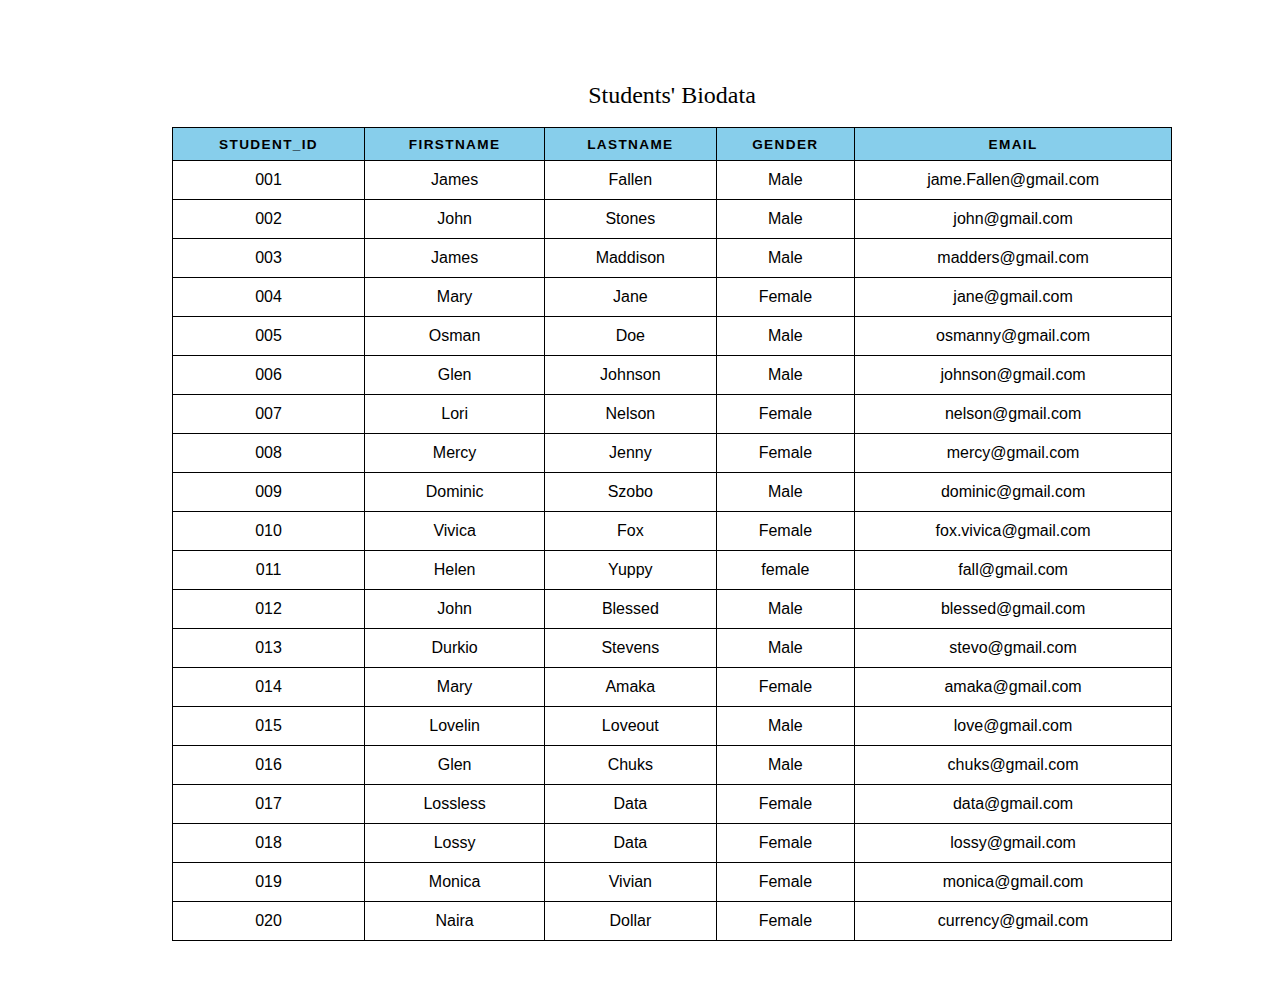
<file: index.html>
<!DOCTYPE html>
<html lang="en">
  <head>
    <meta charset="UTF-8" />
    <meta http-equiv="X-UA-Compatble" content="ie=edge" />
    <meta name="viewport" content="width=device-width, initial-scale=1.0" />
    <title>Student Records</title>
    <link href="styles/styles.css" rel="stylesheet" />
  </head>
  <body>
    <main class="container">
      <table class="table-container">
        <caption>Students' Biodata</caption>
        <thead>
          <tr>
            <th scope="col">Student_ID</th>
            <th scope="col">Firstname</th>
            <th scope="col">Lastname</th>
            <th scope="col">Gender</th>
            <th scope="col">Email</th>
          </tr>
        </thead>
        <tbody>
          <tr>
            <td>001</td>
            <td>James</td>
            <td>Fallen</td>
            <td>Male</td>
            <td>jame.Fallen@gmail.com</td>
          </tr>
          <tr>
            <td>002</td>
            <td>John</td>
            <td>Stones</td>
            <td>Male</td>
            <td>john@gmail.com</td>
          </tr>
          <tr>
            <td>003</td>
            <td>James</td>
            <td>Maddison</td>
            <td>Male</td>
            <td>madders@gmail.com</td>
          </tr>
          <tr>
            <td>004</td>
            <td>Mary</td>
            <td>Jane</td>
            <td>Female</td>
            <td>jane@gmail.com</td>
          </tr>
          <tr>
            <td>005</td>
            <td>Osman</td>
            <td>Doe</td>
            <td>Male</td>
            <td>osmanny@gmail.com</td>
          </tr>
          <tr>
            <td>006</td>
            <td>Glen</td>
            <td>Johnson</td>
            <td>Male</td>
            <td>johnson@gmail.com</td>
          </tr>
          <tr>
            <td>007</td>
            <td>Lori</td>
            <td>Nelson</td>
            <td>Female</td>
            <td>nelson@gmail.com</td>
          </tr>
          <tr>
            <td>008</td>
            <td>Mercy</td>
            <td>Jenny</td>
            <td>Female</td>
            <td>mercy@gmail.com</td>
          </tr>
          <tr>
            <td>009</td>
            <td>Dominic</td>
            <td>Szobo</td>
            <td>Male</td>
            <td>dominic@gmail.com</td>
          </tr>
          <tr>
            <td>010</td>
            <td>Vivica</td>
            <td>Fox</td>
            <td>Female</td>
            <td>fox.vivica@gmail.com</td>
          </tr>
          <tr>
            <td>011</td>
            <td>Helen</td>
            <td>Yuppy</td>
            <td>female</td>
            <td>fall@gmail.com</td>
          </tr>
          <tr>
            <td>012</td>
            <td>John</td>
            <td>Blessed</td>
            <td>Male</td>
            <td>blessed@gmail.com</td>
          </tr>
          <tr>
            <td>013</td>
            <td>Durkio</td>
            <td>Stevens</td>
            <td>Male</td>
            <td>stevo@gmail.com</td>
          </tr>
          <tr>
            <td>014</td>
            <td>Mary</td>
            <td>Amaka</td>
            <td>Female</td>
            <td>amaka@gmail.com</td>
          </tr>
          <tr>
            <td>015</td>
            <td>Lovelin</td>
            <td>Loveout</td>
            <td>Male</td>
            <td>love@gmail.com</td>
          </tr>
          <tr>
            <td>016</td>
            <td>Glen</td>
            <td>Chuks</td>
            <td>Male</td>
            <td>chuks@gmail.com</td>
          </tr>
          <tr>
            <td>017</td>
            <td>Lossless</td>
            <td>Data</td>
            <td>Female</td>
            <td>data@gmail.com</td>
          </tr>
          <tr>
            <td>018</td>
            <td>Lossy</td>
            <td>Data</td>
            <td>Female</td>
            <td>lossy@gmail.com</td>
          </tr>
          <tr>
            <td>019</td>
            <td>Monica</td>
            <td>Vivian</td>
            <td>Female</td>
            <td>monica@gmail.com</td>
          </tr>
          <tr>
            <td>020</td>
            <td>Naira</td>
            <td>Dollar</td>
            <td>Female</td>
            <td>currency@gmail.com</td>
          </tr>
        </tbody>
      </table>
    </main>
  </body>
</html>
</file>
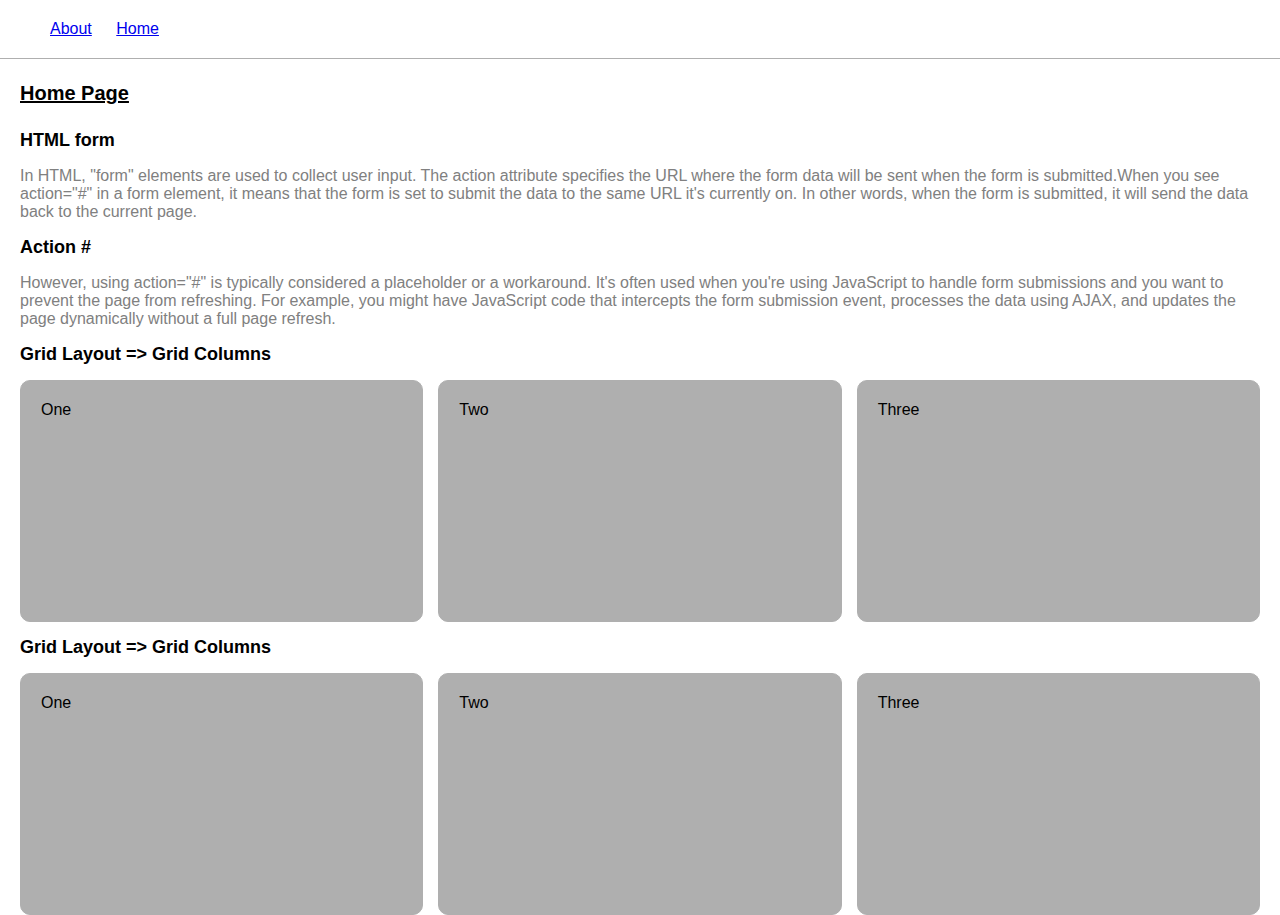
<file: web-projects/dev-career/index.html>
<!DOCTYPE html>
<html lang="en">
  <head>
    <meta charset="UTF-8" />
    <meta http-equiv="X-UA-Compatible" content="IE=edge" />
    <meta name="viewport" content="width=device-width, initial-scale=1.0" />
    <title>Home Page</title>
    <link href="assets/styles/index.css" rel="stylesheet" />
  </head>
  <body>
    <header>
      <nav class="nav">
        <!-- Internal navigation -->
        <a href="about/">About</a>
        <a href="./">Home</a>
      </nav>
    </header>
    <main class="main">
      <h1>Home Page</h1>
      <article>
        <section class="sub-section">
          <h2>HTML form</h2>
          <p class="animate">
            In HTML, "form" elements are used to collect user input. The action
            attribute specifies the URL where the form data will be sent when
            the form is submitted.When you see action="#" in a form element, it
            means that the form is set to submit the data to the same URL it's
            currently on. In other words, when the form is submitted, it will
            send the data back to the current page.
          </p>
        </section>
        <section class="sub-section">
          <h2>Action #</h2>
          <p>
            However, using action="#" is typically considered a placeholder or a
            workaround. It's often used when you're using JavaScript to handle
            form submissions and you want to prevent the page from refreshing.
            For example, you might have JavaScript code that intercepts the form
            submission event, processes the data using AJAX, and updates the
            page dynamically without a full page refresh.
          </p>
        </section>
      </article>
      <h2>Grid Layout => Grid Columns</h2>
      <section class="grid-container">
        <div class="grid-cell">One</div>
        <div class="grid-cell">Two</div>
        <div class="grid-cell">Three</div>
      </section>
      <h2>Grid Layout => Grid Columns</h2>
      <section class="flex-container">
        <div class="flex-cell">One</div>
        <div class="flex-cell">Two</div>
        <div class="flex-cell">Three</div>
      </section>
    </main>
  </body>
</html>
</file>
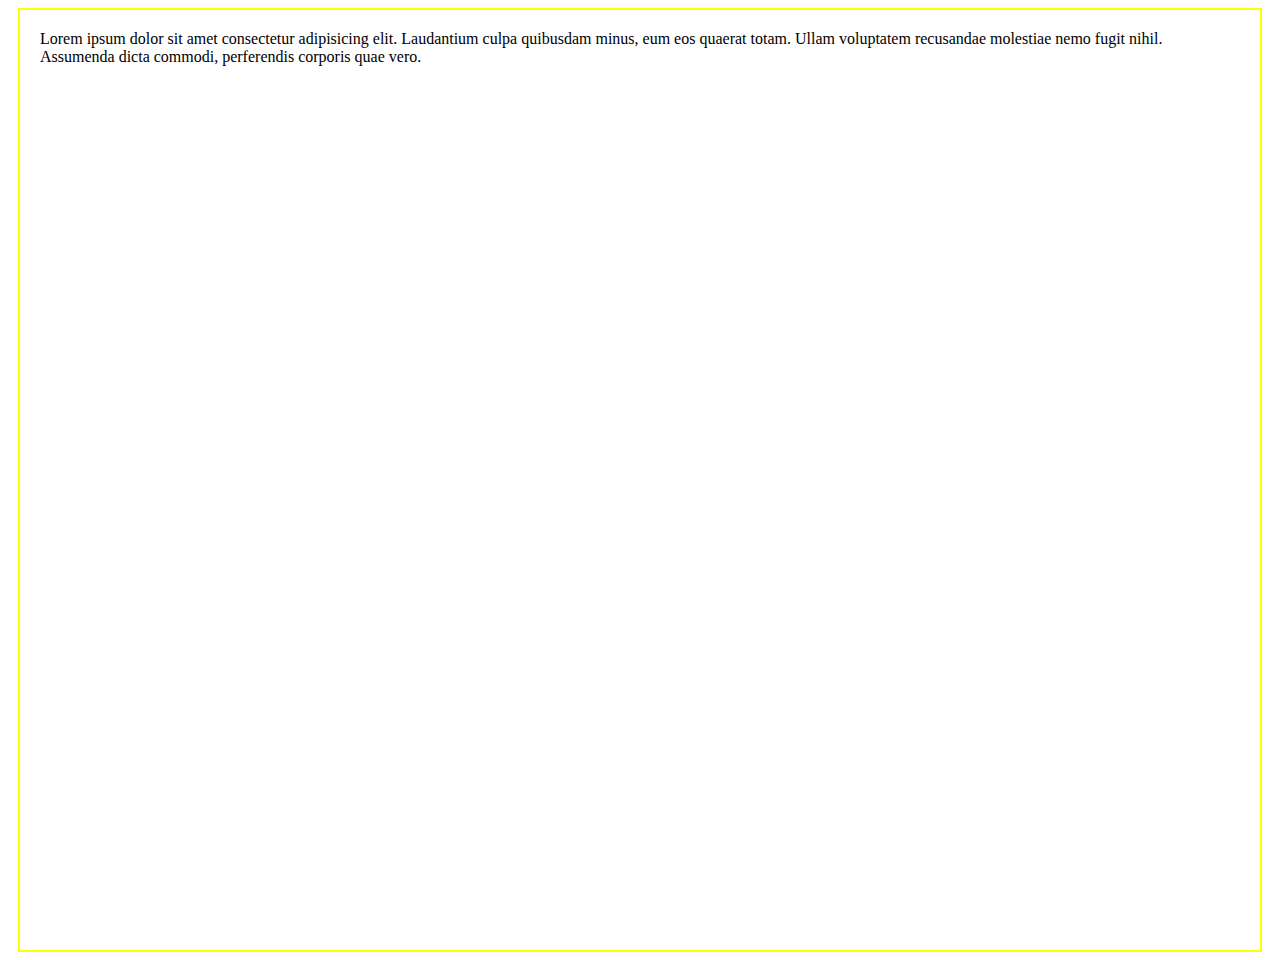
<file: web-projects/live-class/index.html>
<!DOCTYPE html>
<html lang="en">
  <head>
    <meta charset="UTF-8" />
    <link rel="stylesheet" href="styles/styles.css" />
    <meta name="viewport" content="width=device-width, initial-scale=1.0" />
    <title>Live Class</title>
  </head>
  <body>
    <main class="container">
        Lorem ipsum dolor sit amet consectetur adipisicing elit. Laudantium culpa quibusdam minus, eum eos quaerat totam. Ullam voluptatem recusandae molestiae nemo fugit nihil. Assumenda dicta commodi, perferendis corporis quae vero.
      <!-- <section class="container">
        <div class="box"></div>
        <div class="box"></div>
        <div class="box"></div>
        <div class="box"></div>
        <div class="box"></div>
      </section> -->
    </main>
  </body>
</html>
</file>
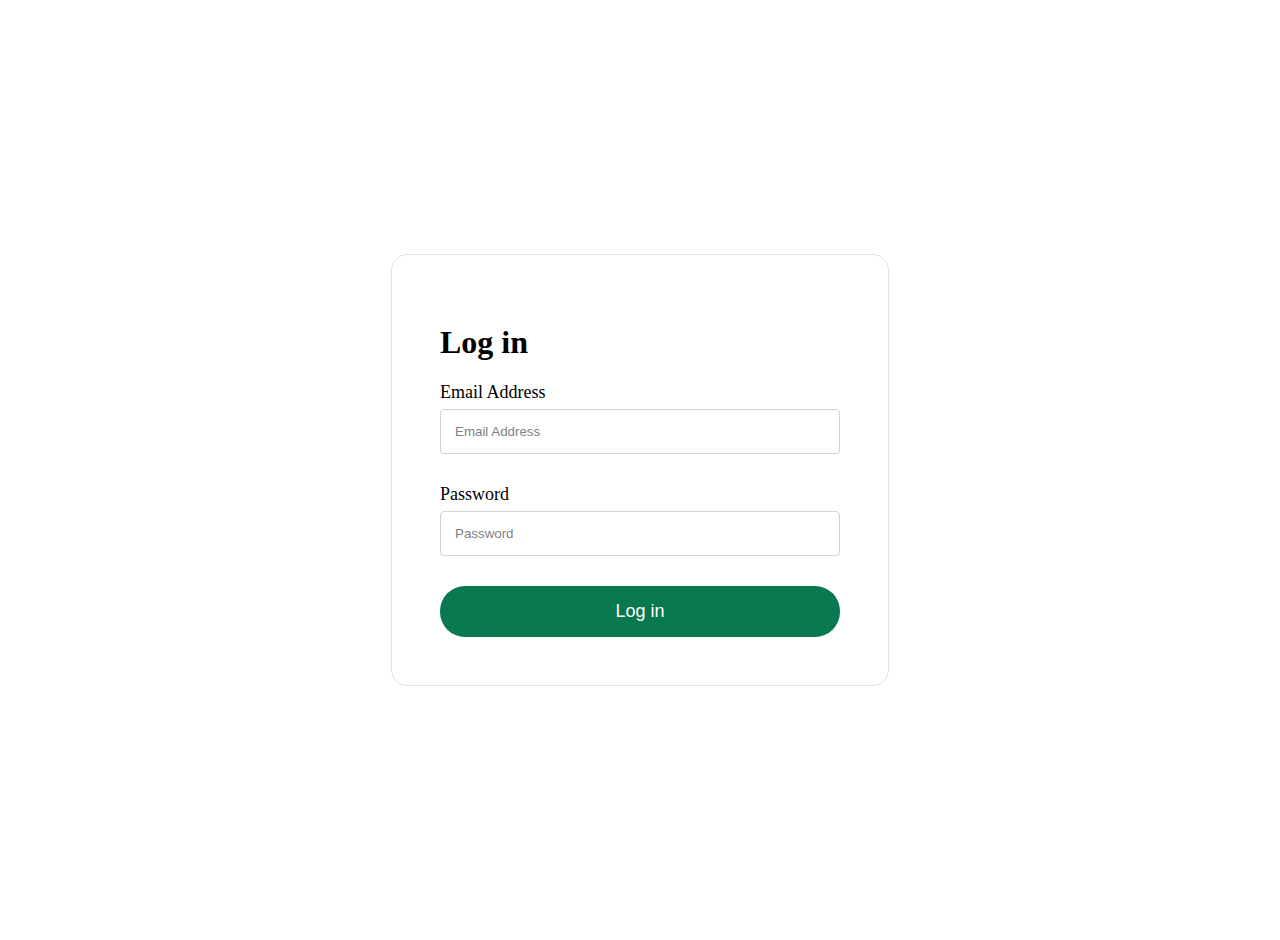
<file: web-projects/mini-projects/index.html>
<!DOCTYPE html>
<html lang="en">
  <head>
    <link rel="stylesheet" href="styles/styles.css" />
    <link rel="stylesheet" href="styles/response.css"/>
    <meta charset="UTF-8" />
    <meta name="viewport" content="width=device-width, initial-scale=1.0" />
    <title>Sign-Up</title>
  </head>
  <body>
    <main class="container">
      <section class="form-wrapper">
        <h1>Log in</h1>
        <form action="#" class="form">
          <div class="form-group">
            <label for="email" class="input-label">Email Address</label>
            <input
              type="text"
              class="input"
              id="email"
              placeholder="Email Address"
            />
          </div>
          <div class="form-group">
            <label for="password" class="input-label">Password</label>
            <input
              type="password"
              class="input"
              id="password"
              placeholder="Password"
            />
          </div>
          <button class="btn-login">Log in</button>
        </form>
      </section>
    </main>
  </body>
</html>
</file>
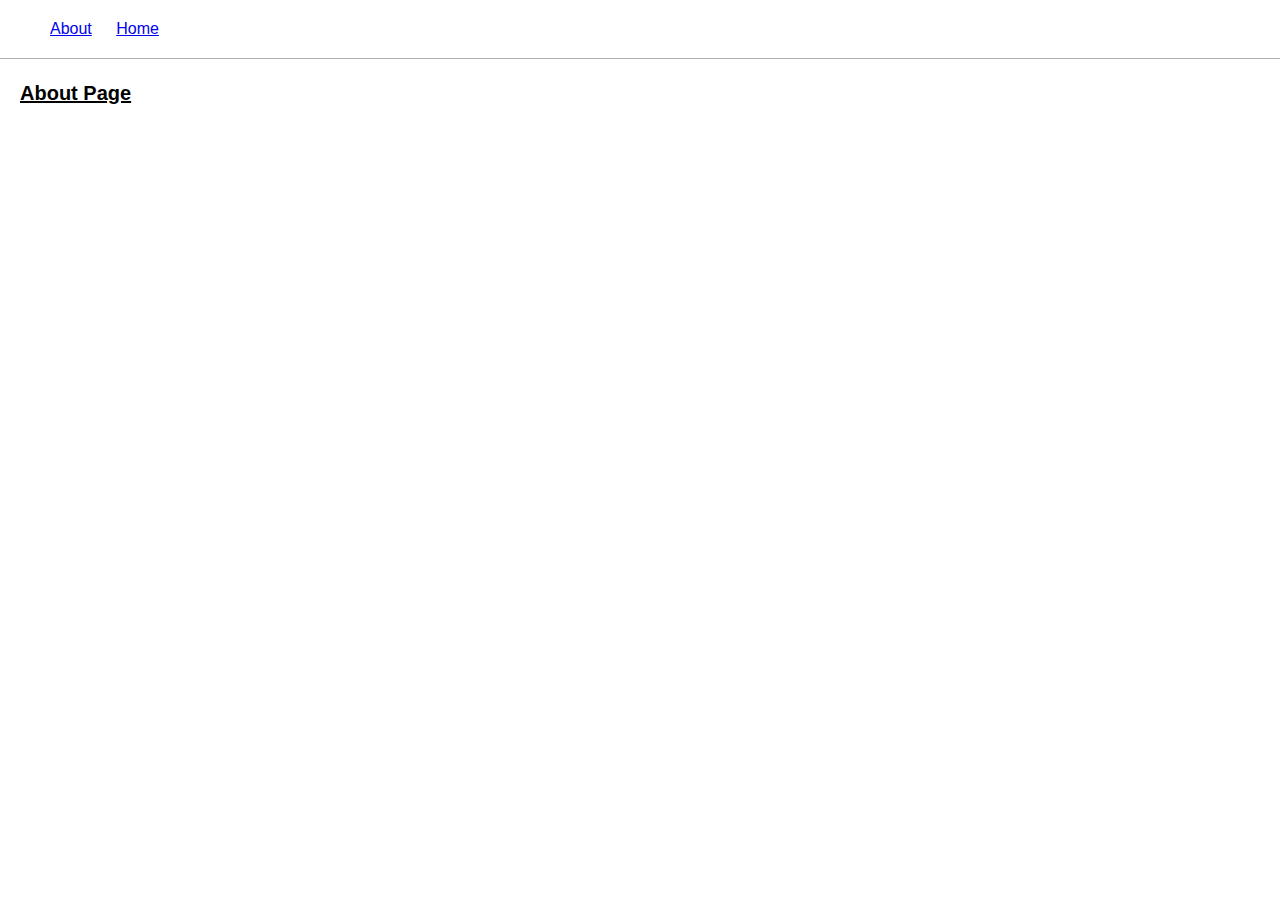
<file: web-projects/dev-career/about/index.html>
<!DOCTYPE html>
<html lang="en">
<head>
    <meta charset="UTF-8">
    <meta http-equiv="X-UA-Compatible" content="IE=edge"/>
    <meta name="viewport" content="width=device-width, initial-scale=1.0">
    <title>About Page</title>
    <link href="../assets/styles/index.css" rel="stylesheet">
    
</head>
<body>
    <header>
        <nav class="nav">
          <!-- Internal navigation -->
          <a href="./">About</a>
          <a href="../">Home</a>
        </nav>
      </header>
      <main class="main">
        <h1>About Page</h1>
      </main>
</body>
</html>
</file>
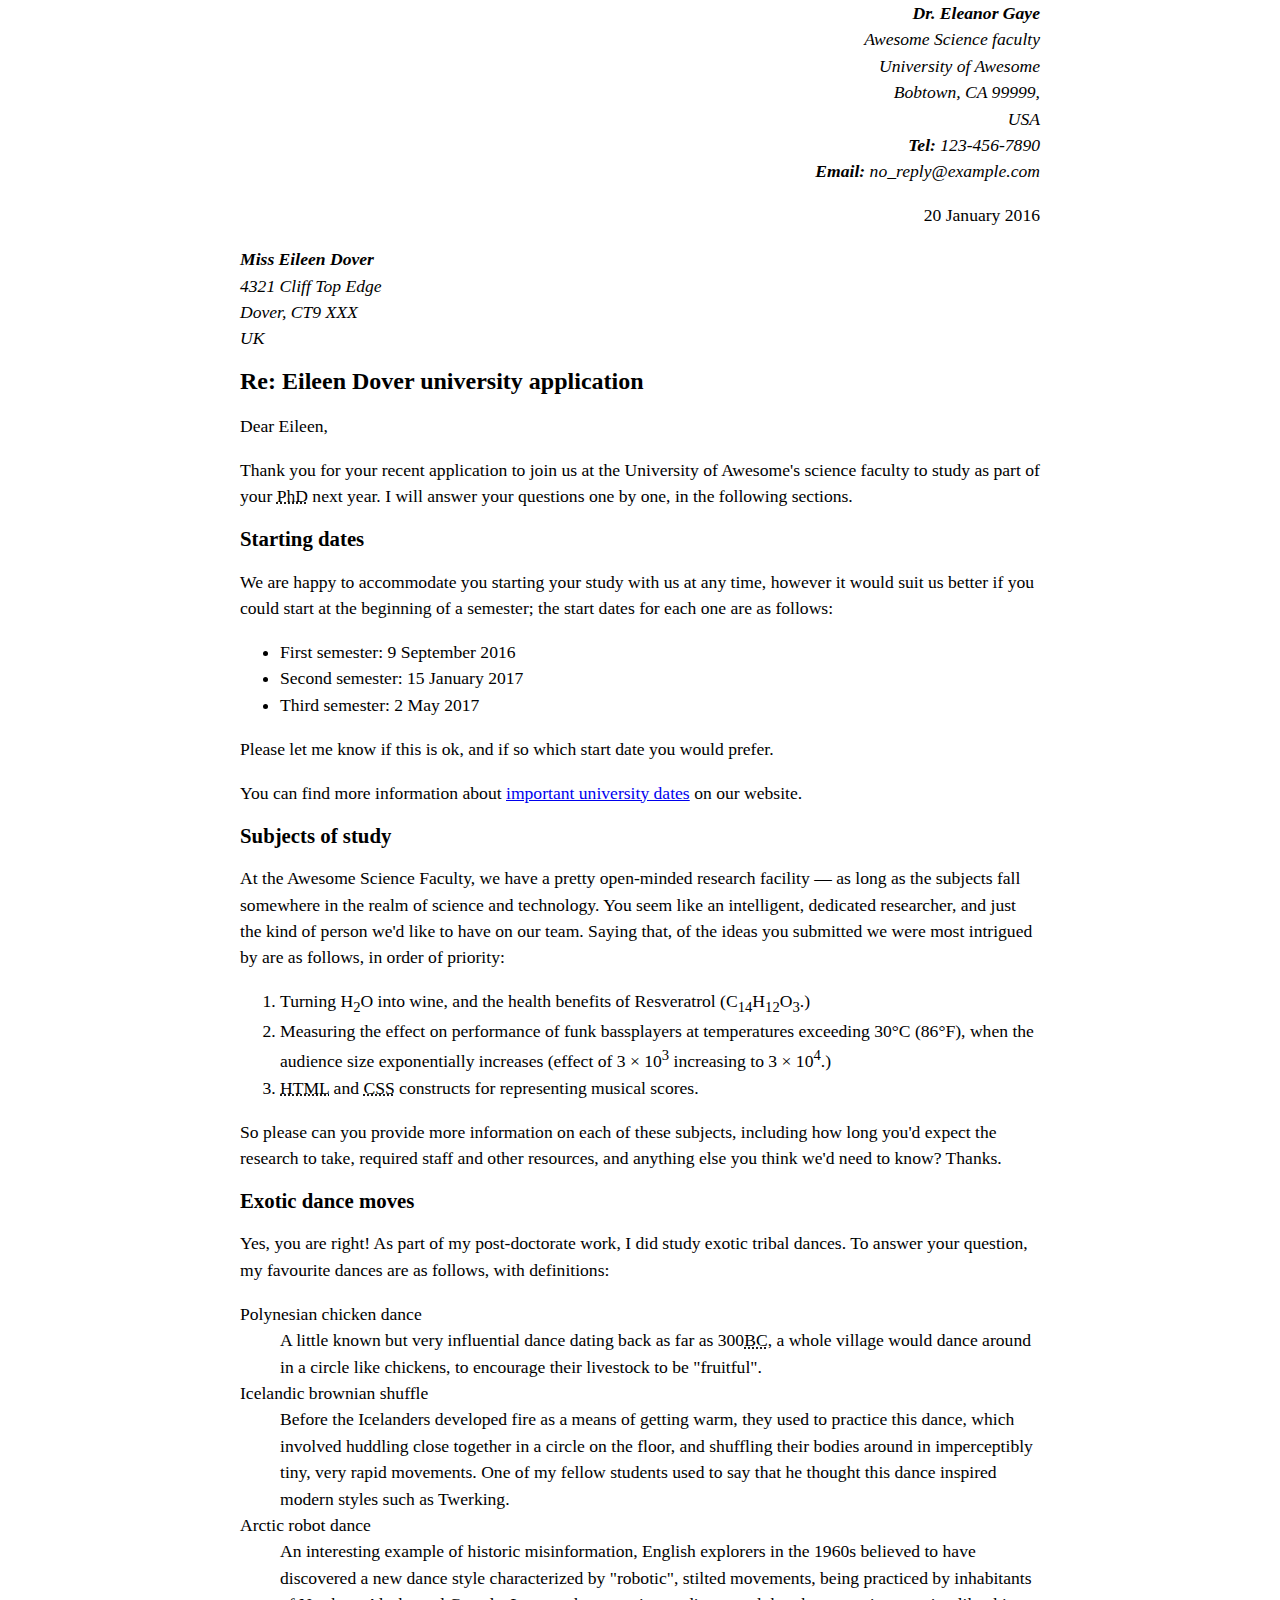
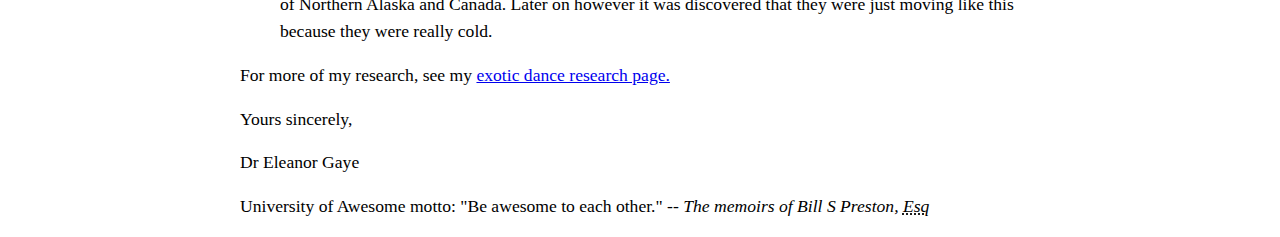
<file: web-projects/test-site/letter/index.html>
<!DOCTYPE html>
<html lang="en">
  <head>
    <meta charset="UTF-8" />
    <meta name="viewport" content="width=device-width, initial-scale=1.0" />
    <title>Document</title>
    <link href="letter.css" rel="stylesheet" />
  </head>
  <body>
    <address class="sender-column">
      <strong><em>Dr. Eleanor Gaye</em></strong
      ><br />
      Awesome Science faculty<br />
      University of Awesome<br />
      Bobtown, CA 99999,<br />
      USA<br />
      <strong>Tel:</strong> 123-456-7890<br />
      <strong>Email:</strong> no_reply@example.com<br />
    </address>

    <p class="sender-column">20 January 2016</p>

    <address>
      <strong> Miss Eileen Dover</strong><br />
      4321 Cliff Top Edge<br />
      Dover, CT9 XXX<br />
      UK
    </address>

    <h1>Re: Eileen Dover university application</h1>

    <p>Dear Eileen,</p>

    <p>
      Thank you for your recent application to join us at the University of
      Awesome's science faculty to study as part of your
      <abbr title="Doctor of Philosophy">PhD</abbr> next year. I will answer
      your questions one by one, in the following sections.
    </p>

    <h2>Starting dates</h2>

    <p>
      We are happy to accommodate you starting your study with us at any time,
      however it would suit us better if you could start at the beginning of a
      semester; the start dates for each one are as follows:
    </p>

    <ul>
      <li>First semester: 9 September 2016</li>
      <li>Second semester: 15 January 2017</li>
      <li>Third semester: 2 May 2017</li>
    </ul>

    <p>
      Please let me know if this is ok, and if so which start date you would
      prefer.
    </p>

    <p>
      You can find more information about
      <a href="http://example.com" target="_blank"
        >important university dates</a
      >
      on our website.
    </p>

    <h2>Subjects of study</h2>

    <p>
      At the Awesome Science Faculty, we have a pretty open-minded research
      facility — as long as the subjects fall somewhere in the realm of science
      and technology. You seem like an intelligent, dedicated researcher, and
      just the kind of person we'd like to have on our team. Saying that, of the
      ideas you submitted we were most intrigued by are as follows, in order of
      priority:
    </p>

    <ol>
      <li>
        Turning H<sub>2</sub>O into wine, and the health benefits of Resveratrol
        (C<sub>14</sub>H<sub>12</sub>O<sub>3</sub>.)
      </li>
      <li>
        Measuring the effect on performance of funk bassplayers at temperatures
        exceeding 30°C (86°F), when the audience size exponentially increases
        (effect of 3 × 10<sup>3</sup> increasing to 3 × 10<sup>4</sup>.)
      </li>
      <li>
        <abbr title="Hypertext Markup Language">HTML</abbr> and
        <abbr title="Cascade Style Sheet">CSS</abbr> constructs for representing
        musical scores.
      </li>
    </ol>

    <p>
      So please can you provide more information on each of these subjects,
      including how long you'd expect the research to take, required staff and
      other resources, and anything else you think we'd need to know? Thanks.
    </p>

    <h2>Exotic dance moves</h2>

    <p>
      Yes, you are right! As part of my post-doctorate work, I did study exotic
      tribal dances. To answer your question, my favourite dances are as
      follows, with definitions:
    </p>

    <dl>
      <dt>Polynesian chicken dance</dt>
      <dd>
        A little known but very influential dance dating back as far as 300<abbr
          title="Before Christ"
          >BC</abbr
        >, a whole village would dance around in a circle like chickens, to
        encourage their livestock to be "fruitful".
      </dd>
      <dt>Icelandic brownian shuffle</dt>
      <dd>
        Before the Icelanders developed fire as a means of getting warm, they
        used to practice this dance, which involved huddling close together in a
        circle on the floor, and shuffling their bodies around in imperceptibly
        tiny, very rapid movements. One of my fellow students used to say that
        he thought this dance inspired modern styles such as Twerking.
      </dd>
      <dt>Arctic robot dance</dt>
      <dd>
        An interesting example of historic misinformation, English explorers in
        the 1960s believed to have discovered a new dance style characterized by
        "robotic", stilted movements, being practiced by inhabitants of Northern
        Alaska and Canada. Later on however it was discovered that they were
        just moving like this because they were really cold.
      </dd>
    </dl>
    <p>
      For more of my research, see my
      <a href="http://example.com" target="_blank"
        >exotic dance research page.</a
      >
    </p>

    <p>Yours sincerely,</p>
    <p>Dr Eleanor Gaye</p>

    <p>
      University of Awesome motto: "Be awesome to each other." --
      <em>The memoirs of Bill S Preston, <abbr title="Esquire">Esq</abbr></em>
    </p>
  </body>
</html>
</file>
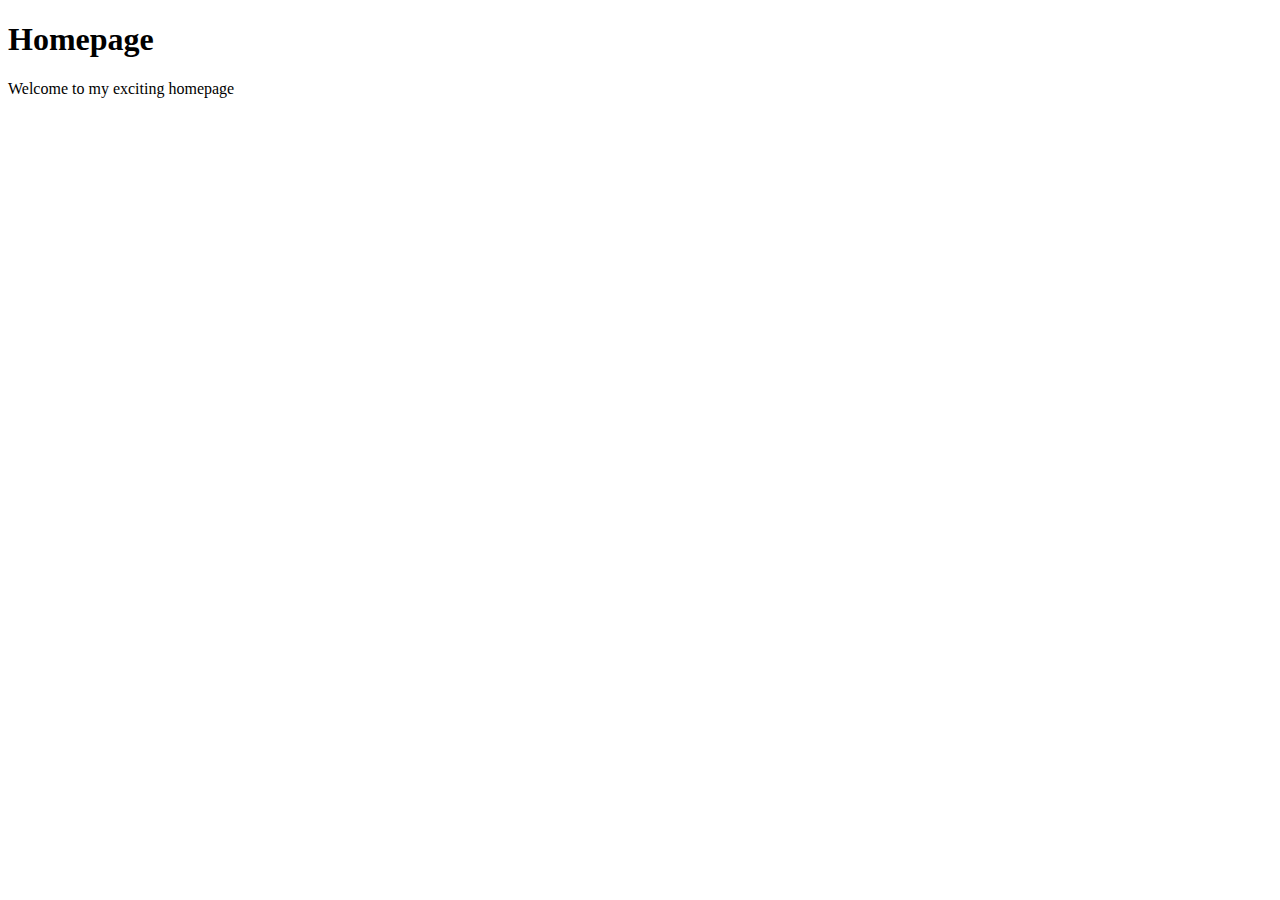
<file: web-projects/test-site/navigation-menu/index.html>
<!DOCTYPE html>
<html lang="en-us">
  <head>
    <meta charset="utf-8" />
    <meta name="viewport" content="width=device-width" />
    <title>Homepage</title>
  </head>

  <body>
    <!-- put navigation menu just below here -->

    <h1>Homepage</h1>

    <p>Welcome to my exciting homepage</p>
  </body>
</html>
</file>
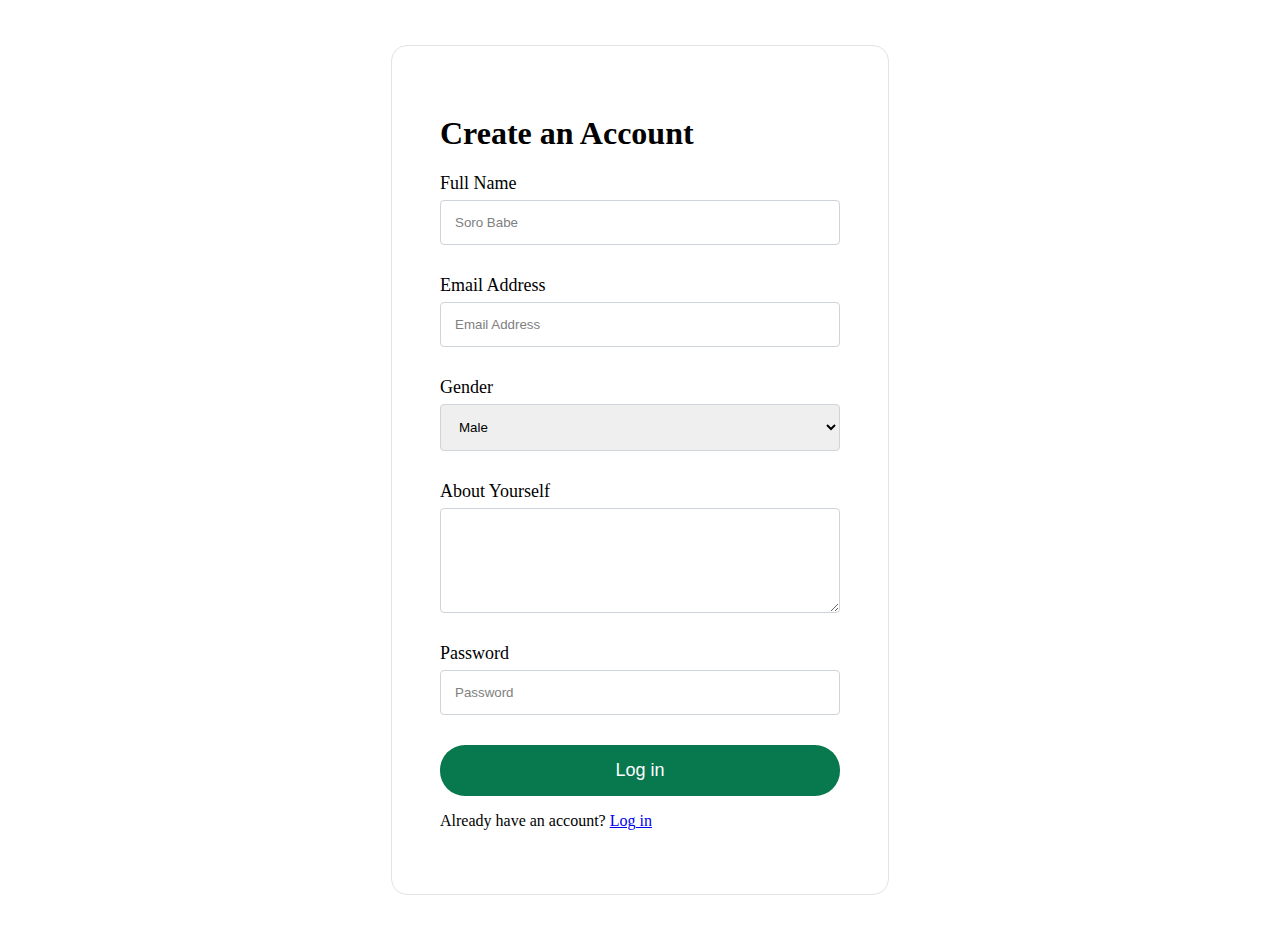
<file: web-projects/mini-projects/register.html>
<!DOCTYPE html>
<html lang="en">
  <head>
    <meta charset="UTF-8" />
    <meta name="viewport" content="width=device-width, initial-scale=1.0" />
    <link rel="stylesheet" href="styles/styles.css" />
    <link rel="stylesheet" href="styles/response.css" />
    <title>Registration Page</title>
  </head>
  <body>
    <main class="container">
      <section class="form-wrapper">
        <h1>Create an Account</h1>
        <form action="#" class="form">
          <div class="form-group">
            <label for="email" class="input-label">Full Name</label>
            <input
              type="text"
              class="input"
              id="full-name"
              placeholder="Soro Babe"
              required
            />
          </div>
          <div class="form-group">
            <label for="full-name" class="input-label">Email Address</label>
            <input
              type="email"
              class="input"
              id="email"
              placeholder="Email Address"
              required
            />
          </div>
          <div class="form-group">
            <label for="gender" class="input-label">Gender</label>
           <select name="gender" id="gender" class="select" required>
            <option value="male">Male</option>
            <option value="female">Female</option>
            <option value="none">Male</option>
           </select>
          </div>
          <div class="form-group">
            <label for="about" class="input-label">About Yourself</label>
            <textarea
            name="about"
            id="about"
            cols="10"
            rows="5"
            class="textarea"
            required>
            </textarea>
          </div>
          <div class="form-group">
            <label for="password" class="input-label">Password</label>
                <input
                type="password"
                class="input"
                id="password"
                placeholder="Password"
                required/>
          </div>
          <button class="btn-login">Log in</button>
          <p>
            Already have an account?
            <a href="/mini-projects/index.html">Log in</a>
          </p>
        </form>
      </section>
    </main>
  </body>
</html>
</file>
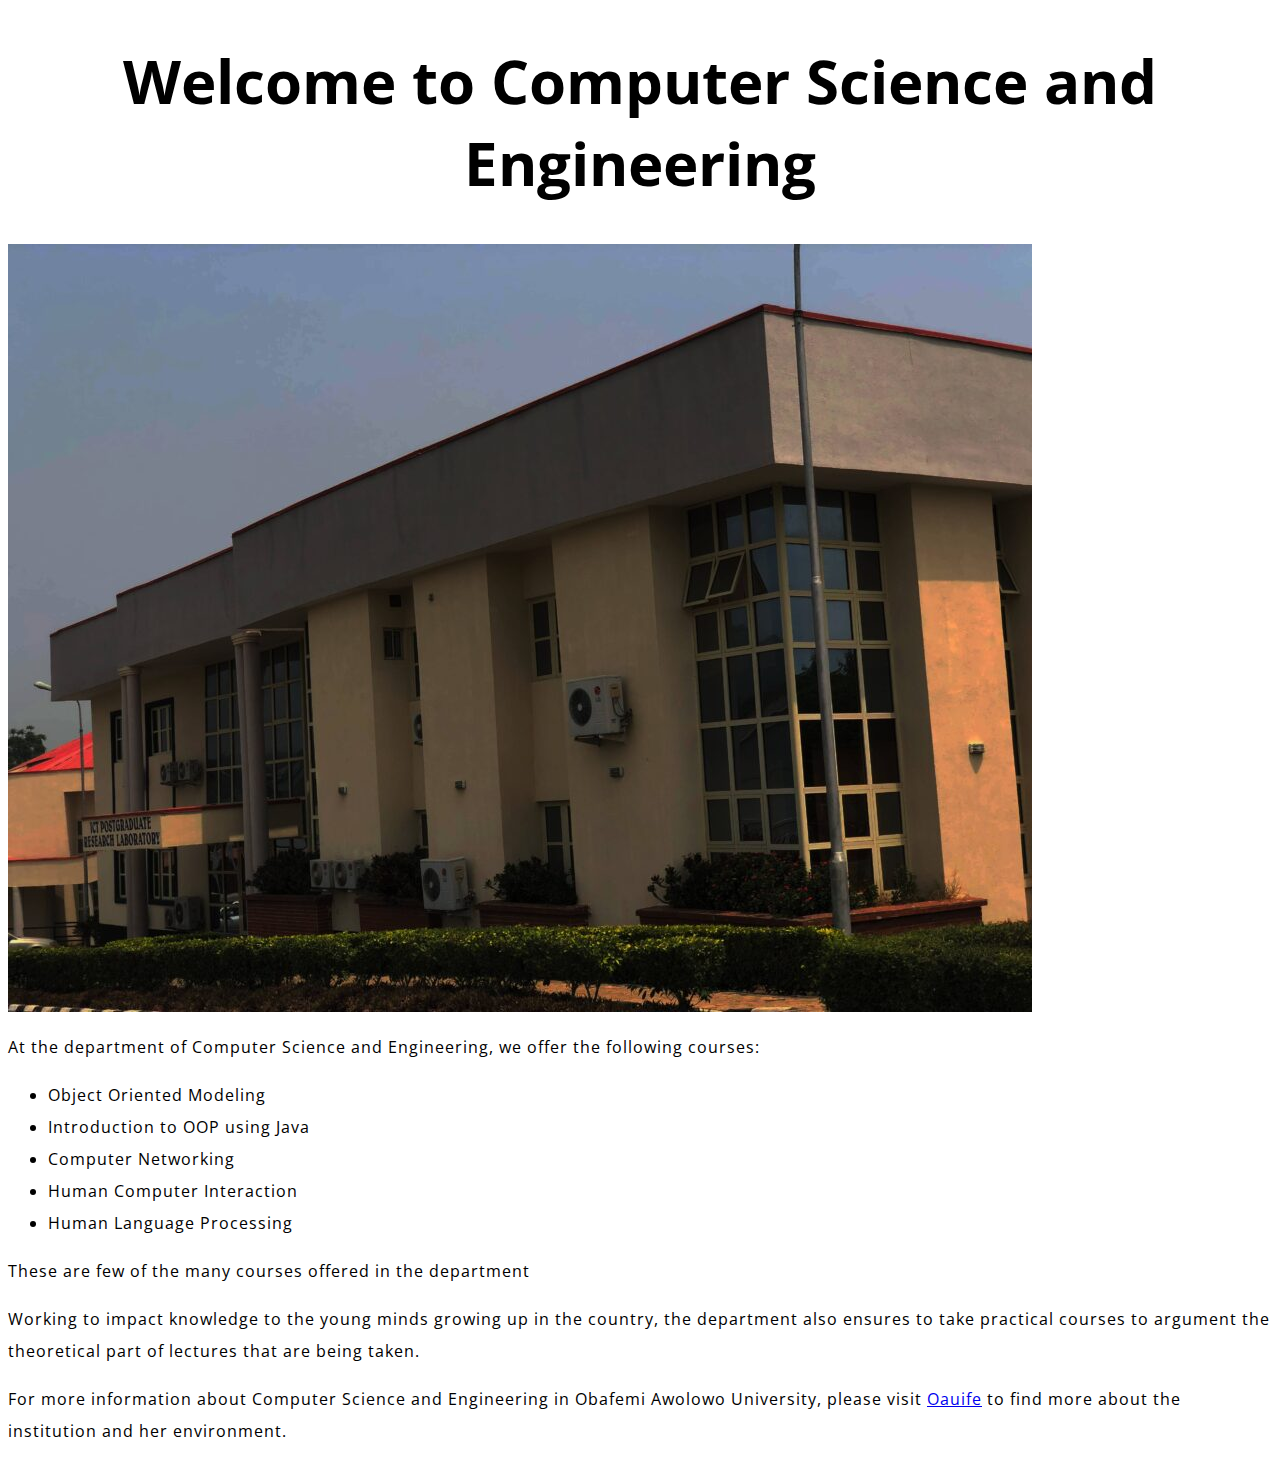
<file: web-projects/test-site/school-description.html>
<!DOCTYPE html>
<html lang="en">
<head>
    <meta charset="UTF-8">
    <meta name="viewport" content="width=device-width, initial-scale=1.0">
    <link rel="stylesheet" href="styles/styles.css">
    <link rel="stylesheet" href="https://fonts.googleapis.com/css?family=Open+Sans">
    <title>Home-Page</title>
</head>
<body>
    <h1 id="Storage_address">Welcome to Computer Science and Engineering</h1>
    <img src="images/csc-dept.jpg" alt="oauife logo">
    <p>At the department of Computer Science and Engineering, we offer the following courses:</p>
    <ul>
        <li>Object Oriented Modeling</li>
        <li>Introduction to OOP using Java</li>
        <li>Computer Networking</li>
        <li>Human Computer Interaction</li>
        <li>Human Language Processing</li>
    </ul>
    <p>These are few of the many courses offered in the department</p>
    <p>Working to impact knowledge to the young minds growing up in the country, 
        the department also ensures to take practical courses to argument the theoretical part of lectures that are being taken.</p>
    <p>For more information about Computer Science and Engineering in Obafemi Awolowo University, 
        please visit <a href="https://oauife.edu.ng" target="_blank">Oauife</a> to find more about the institution and her environment.</p>
</body>
</html>
</file>
<file: styles/styles.css>
body, html {
    padding: 0;
    margin: 0;
    font-family: "helvetica neue", helvetica, arial, sans-serif;
}


.container {
    margin: 20px;
    width: 100%;
    border-radius: 30px;
    padding: 12px;
    background-color: white;
  }

table caption {
  font-size: 1.5em;
  margin: .75em;
  font-family: "Rock Salt", cursive;
  text-align: center;
}

.table-container {
  border-collapse: collapse;
  border: 1.5px solid gray;
  margin: 32px auto;
  width: 100%;
  max-width: 1000px;
  }

  table th, table td {
    padding: .625em;
    text-align: center;
    border: 1px solid black;
  }

  table th {
    font-size: .85em;
    letter-spacing: .1em;
    text-transform: uppercase;
  }

  table td:hover{
  background-color: grey;
  cursor:default;
}

  tr:nth-child(even) {
    border-color:gray;
    padding: 8px
  }

  thead {
    padding: 8px;
    background-color: skyblue;
  }

/* responsiveness */
  
@media (min-width: 280px) and (max-width: 760px) {
    .container {
      width: 100%;
      padding: 8px;
      margin: 16px auto;

    }

    .table-container {
      max-width: 100%;
    }

    table caption {
      font-size: 1.3em;
    }

    table td:hover{
      background-color:  gray;
      cursor:default;
    }
  }
</file>
<file: web-projects/dev-career/assets/styles/index.css>
:root {
    --color-1: gray;
    --bg-color: #afafaf;
    --black-2: black;
    --border-color: #afafaf;
}

html, body {
    font-family: 'Gill Sans', 'Gill Sans MT', Calibri, 'Trebuchet MS', sans-serif;
    padding: 0;
    margin: 0;
}

h1, h2 {
    padding: 0;
}

h1 {
    font-size: 20px;
    text-decoration: underline;
    padding: 10px 0;
}

h2 {
    font-size: 18px;
}

header {
    border-bottom: 1px solid #afafaf;
    padding: 20px;
}

nav a {
    margin: 0 10px;
}

.nav, .main, .footer {
    max-width: 1200px;
    margin: 0 auto;
}

.main, .footer {
    padding: 0 20px;
    max-width: 1280px;
}

.sub-section p {
    color: var(--color-1);
}

.grid-container {
    display: grid;
    grid-template-columns: repeat(3, 1fr);
    gap: 15px;
}

.flex-container {
    display: flex;
    gap: 15px;
}

.flex-cell {
    flex: 1;
}

.grid-cell, .flex-cell {
    height: 200px;
    background-color: var(--bg-color);
    border-radius: 10px;
    padding: 20px;
    border: 1px solid var(--border-color);
}
.animate {
    animation-name: slidein;
    animation-duration: 3s;
}

@keyframes slidein {
    from {
        margin-left: 100%;
        width: 300%;
    }   
    
    to {
        margin-left: 0%;
        width: 100%;
    }
}

@media (max-width: 768px) {
    .flex-container {
        flex-direction: column;
    }
}
</file>
<file: web-projects/live-class/styles/styles.css>
.body {
  margin: 0;
  padding: 0;  
}

/* .container {
    border: 2px solid blue;
    height: 100vh;
    display: flex;
    flex-direction: row;
    justify-content: center;
    align-items: center;
    gap: 10px;
} */

.box {
    width: 200px;
    height: 200px;
    border: 2px solid red;
}

/* @media {
    
} */

.container {
    width: 100%;
    padding: 20px;
    height: 100vh;
    max-width: 1200px;
    margin: 0 auto;
    border: 2px solid yellow;
}

.container-fluid {
    width: 100%;
    padding: 20px;
    height: 100vh;
    max-width: 1300px;
    margin: 50x auto;
    border: 2px solid green;
}
</file>
<file: web-projects/mini-projects/styles/styles.css>
@import "./variables.css";
body, html {
    padding: 0;
    margin: 0;
}

.container {
    width: var(--container-width);
    max-width: 1200px;
    display: var(--flex);
    align-items: center;
    flex-direction: column;
    justify-content: center;
    height: var(--full-height);
    margin: 0 auto;
    padding: 20px;
    /* border: var(--red-border); */
}

.form-wrapper {
    width: 400px;
    border: var(--gray-border);
    border-radius: 16px;
    padding: 48px;
}

.form {
    width: 100%;
    display: var(--flex);
    flex-direction: column;

}

.form-group {
    display: var(--flex);
    flex-direction: column;
}

.input-label {
    font-size: 18px;
}

.input, .select, .textarea {
    width: var(--container-width);
    border: var(--gray-alt-border);
    border-radius: 4px;
    box-sizing: border-box;
    padding: 14px;
    margin: 6px 0 30px;
}

.input:focus {
    outline-color: green;
}

.input::placeholder {
    color: grey;
}

.btn-login {
    background-color: var(--bg-green);
    border: none;
    padding: 15px;
    border-radius: 25px;
    color: #fff;
    cursor: pointer;
    font-size: 18px;
    transition: all 0.3s;
}

.btn-login:hover {
    background-color: var(--bg-dark-green);
}
</file>
<file: web-projects/mini-projects/styles/response.css>
@media (min-width: 300px) and (max-width: 768px) {
    .form-wrapper {
        width: var(--container-width);
        padding: 15px;
    }
}

@media (min-width: 768px) {
    .container {
        max-width: var(--tablet-width);
    }
}

@media (min-width: 992px) {
    .container {
        max-width: var(--md-computer-width);
    }
}

@media (min-width: 1200px) {
    .container {
        max-width: var(--lg-computer-width);
    }
}
</file>
<file: web-projects/test-site/letter/letter.css>
body {
    max-width: 800px;
    margin: 0 auto;
  }
  
  .sender-column {
    text-align: right;
  }
  
  h1 {
    font-size: 1.5em;
  }
  
  h2 {
    font-size: 1.3em;
  }
  
  p,ul,ol,dl,address {
    font-size: 1.1em;
  }
  
  p, li, dd, dt, address {
    line-height: 1.5;
  }
</file>
<file: web-projects/test-site/styles/styles.css>
/* p, li, h1 {
    color: red;
    width: 500px;
    border: 1px solid black;
} */

html {
    font-size: 10px;
    font-family: "Open Sans", sans-serif;
}

h1 {
    font-size: 60px;
    text-align: center;
}

p, li {
    font-size: 16px;
    line-height: 2;
    letter-spacing: 1px;
}
</file>
